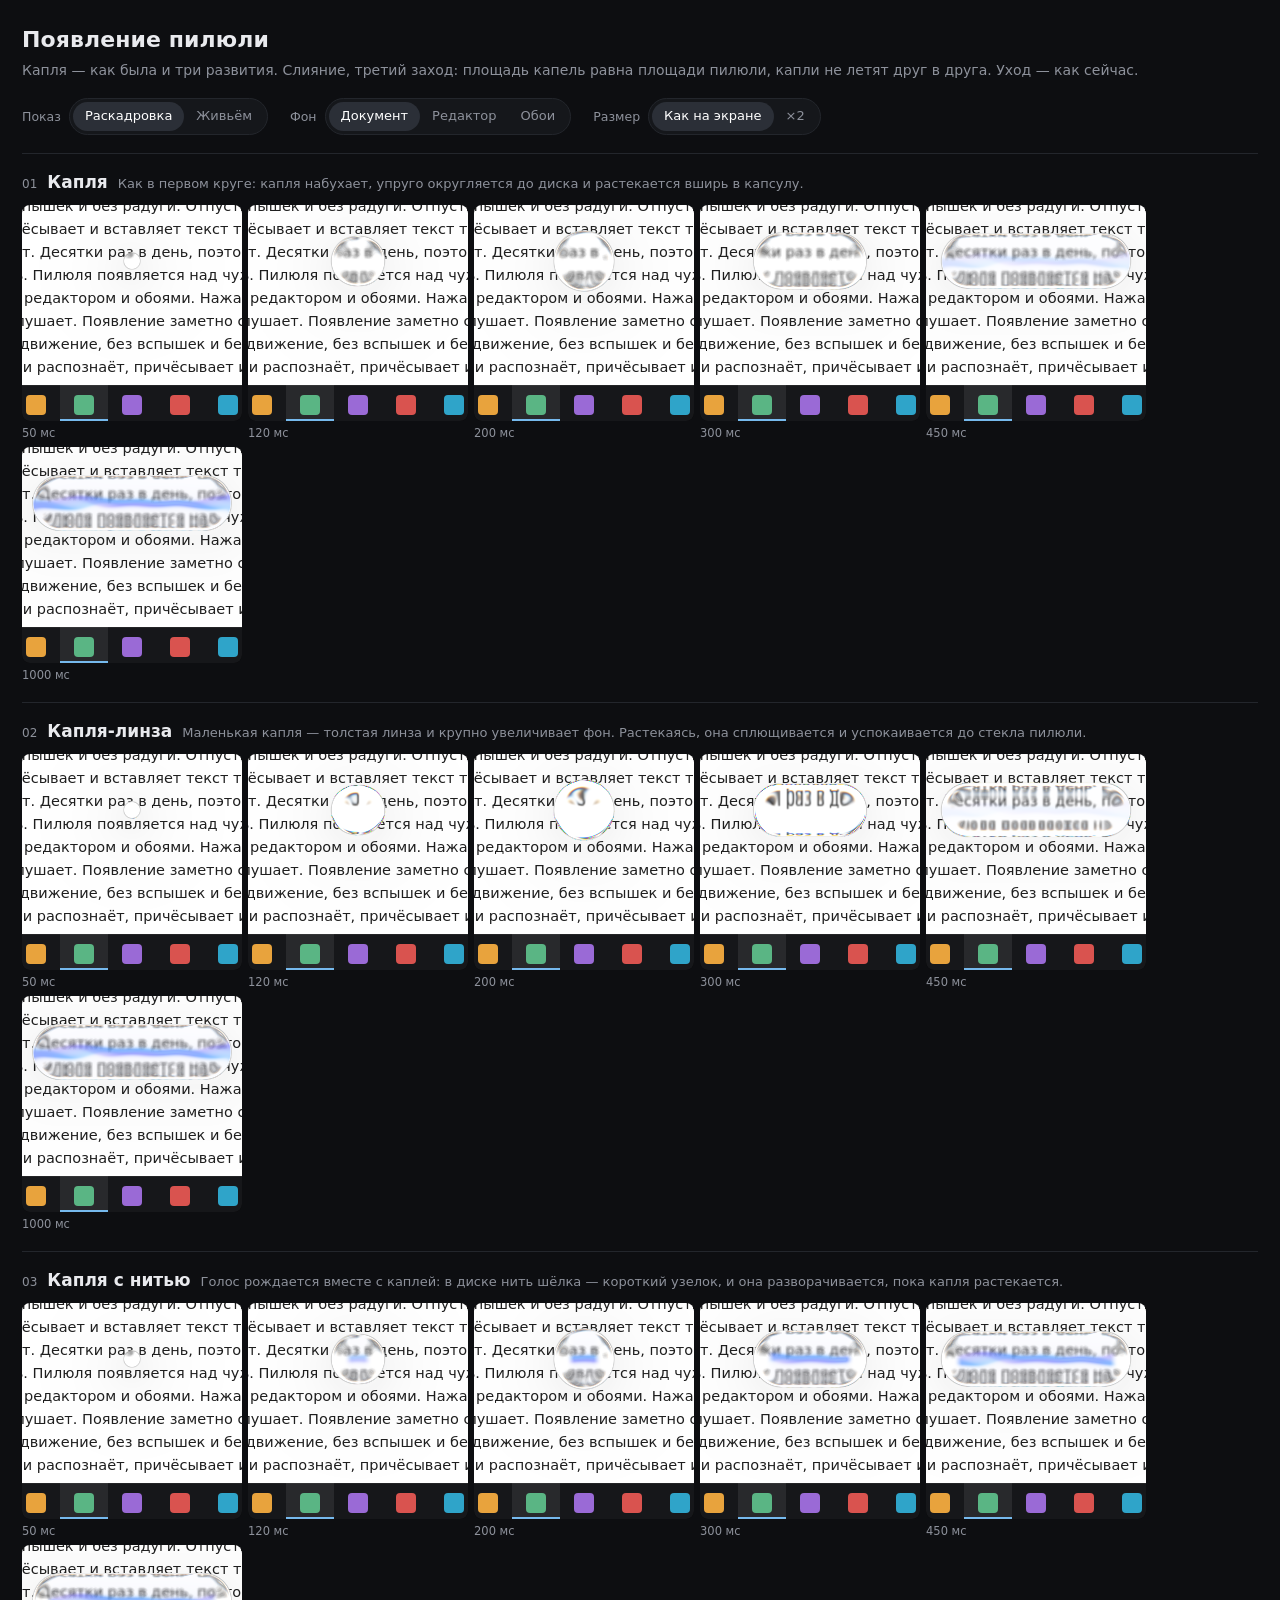
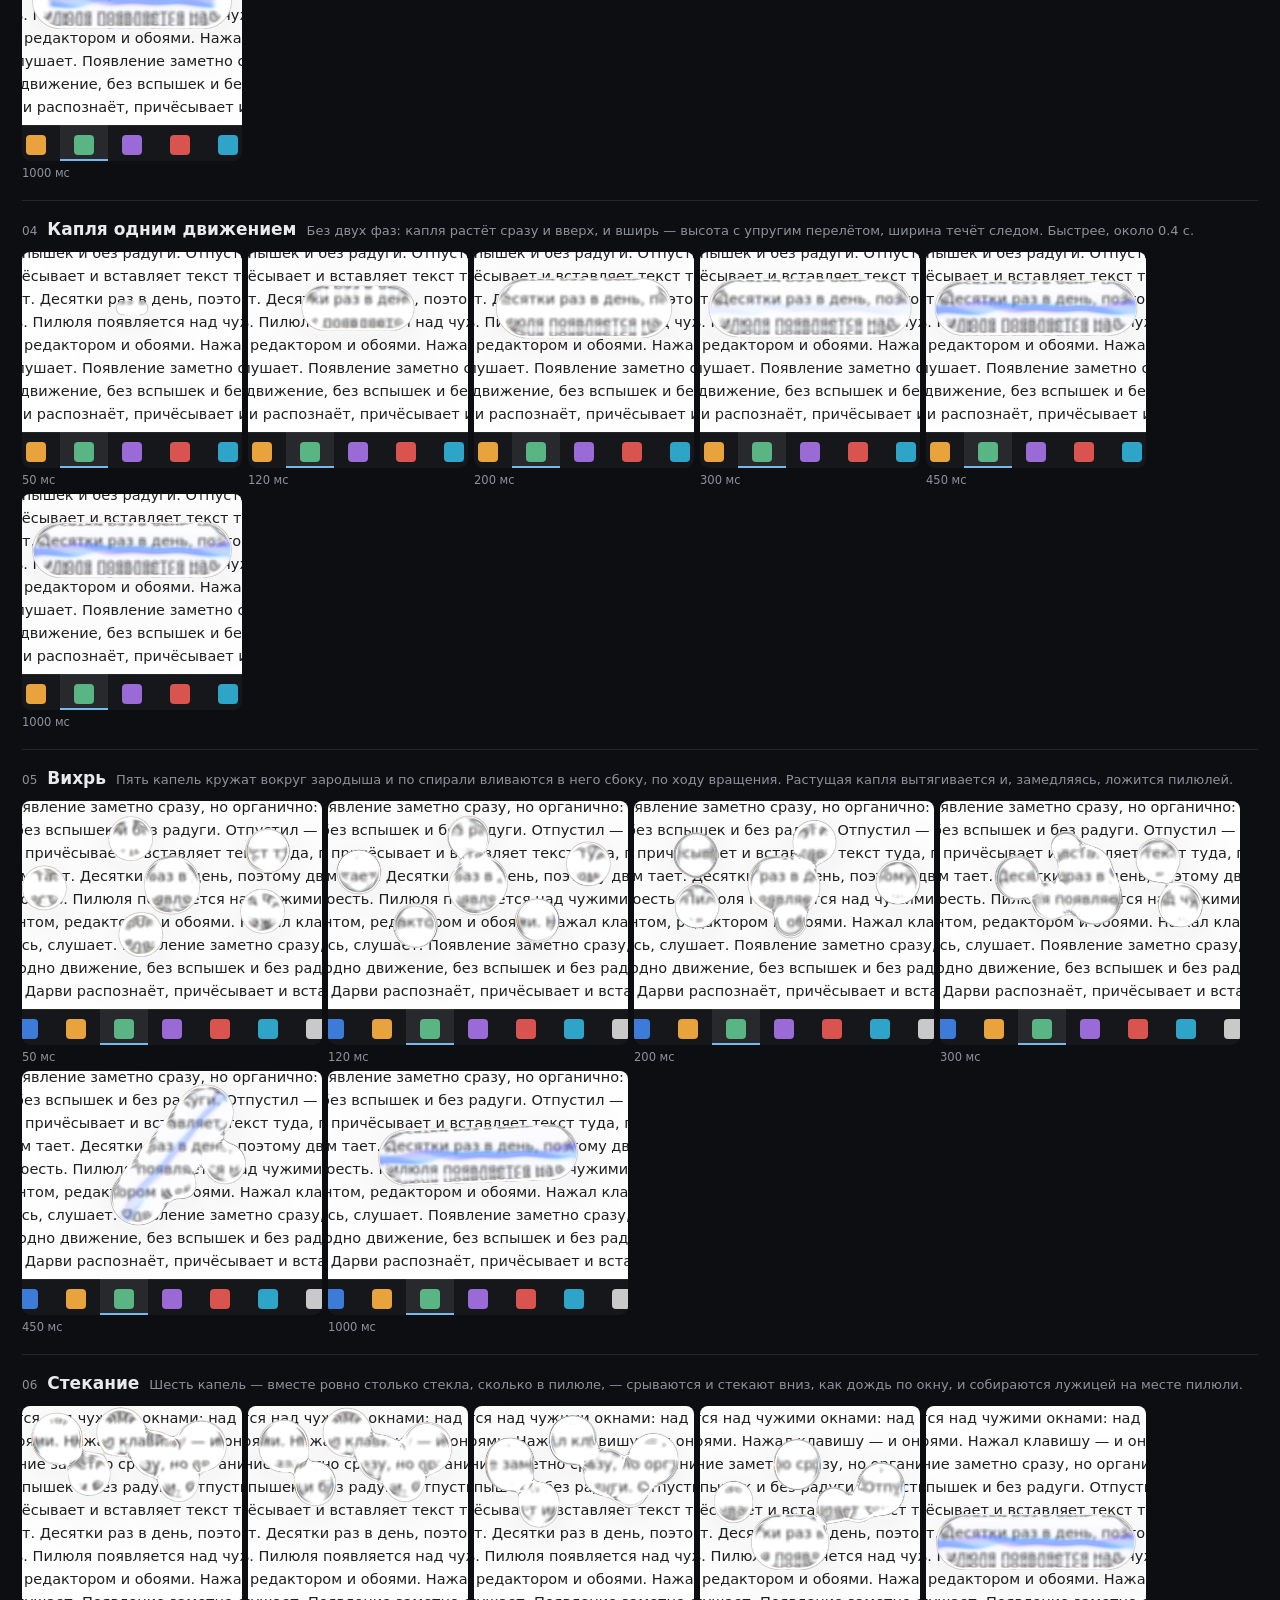
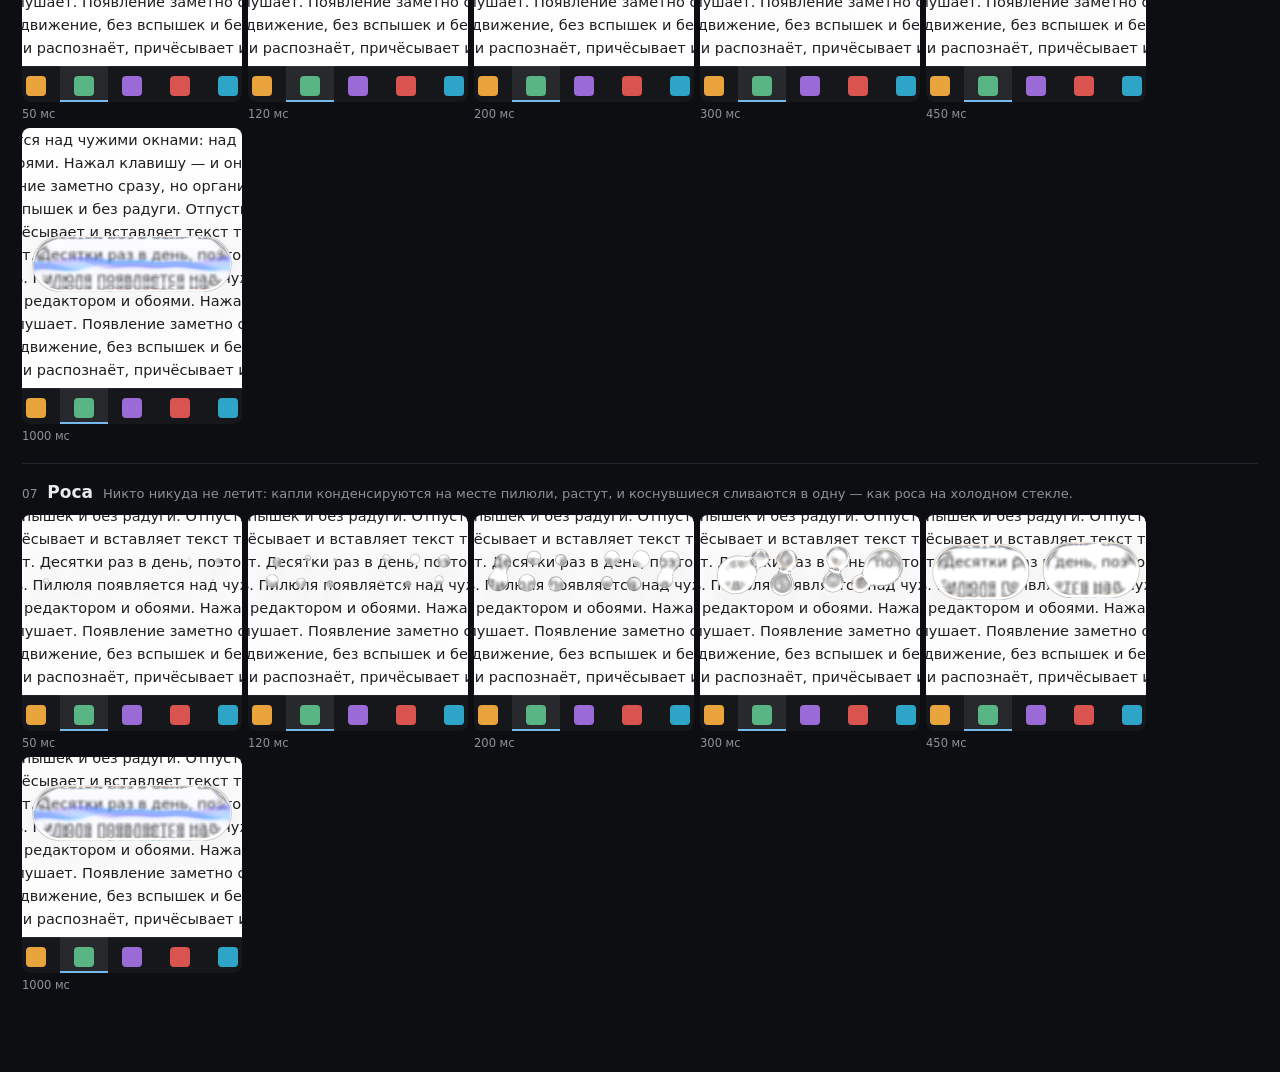
<file: design/glass/birth/index.html>
<!doctype html>
<html lang="ru">
<head>
<meta charset="utf-8">
<meta name="viewport" content="width=device-width, initial-scale=1">
<title>Появление пилюли</title>
<style>
  :root {
    --bg: #0d0e11;
    --panel: #15171b;
    --line: #23262c;
    --text: #e9eaee;
    --muted: #8d919b;
    --accent: #ffffff;
  }
  * { box-sizing: border-box; }
  html, body { margin: 0; background: var(--bg); color: var(--text); }
  body { font: 14px/1.45 "Segoe UI Variable Text", "Segoe UI", system-ui, -apple-system, sans-serif; padding: 24px 22px 60px; }
  header { display: flex; flex-wrap: wrap; align-items: flex-end; justify-content: space-between; gap: 18px 32px; margin-bottom: 18px; }
  h1 { margin: 0; font-size: 22px; font-weight: 600; letter-spacing: 0.1px; }
  header p { margin: 4px 0 0; color: var(--muted); }
  .controls { display: flex; flex-wrap: wrap; gap: 10px 22px; }
  .seg { display: inline-flex; align-items: center; gap: 8px; color: var(--muted); }
  .seg > span { font-size: 12.5px; }
  .seg .opts { display: inline-flex; background: var(--panel); border: 1px solid var(--line); border-radius: 999px; padding: 3px; }
  .seg button {
    all: unset; cursor: pointer; padding: 5px 12px; border-radius: 999px; color: var(--muted); font-size: 13px;
    transition: background 0.15s ease, color 0.15s ease;
  }
  .seg button:hover { color: var(--text); }
  .seg button[aria-pressed="true"] { background: #2b2f37; color: var(--accent); }
  /* Класс задаёт inline-flex и перебивает атрибут hidden — возвращаем ему силу. */
  .seg[hidden] { display: none; }
  .row { padding: 16px 0 18px; border-top: 1px solid var(--line); }
  .meta { display: flex; align-items: baseline; gap: 10px; margin-bottom: 10px; flex-wrap: wrap; }
  .meta .num { color: var(--muted); font-size: 12px; font-variant-numeric: tabular-nums; }
  .meta h2 { margin: 0; font-size: 17px; font-weight: 600; }
  .meta p { margin: 0; color: var(--muted); font-size: 13px; }
  .frames { display: flex; flex-wrap: wrap; gap: 6px; }
  .frame { display: flex; flex-direction: column; gap: 4px; }
  .frame span { color: var(--muted); font-size: 11.5px; font-variant-numeric: tabular-nums; }
  .frame canvas, .live canvas { display: block; border-radius: 8px; background: #000; }
  .live { display: none; }
  body.is-live .live { display: block; }
  body.is-live .frames { display: none; }
  .error { color: #ff8a80; white-space: pre-wrap; font: 12px/1.4 Consolas, monospace; }
</style>
</head>
<body>
<header>
  <div>
    <h1>Появление пилюли</h1>
    <p>Капля — как была и три развития. Слияние, третий заход: площадь капель равна площади пилюли, капли не летят друг в друга. Уход — как сейчас.</p>
  </div>
  <div class="controls">
    <div class="seg" data-key="mode"><span>Показ</span><div class="opts">
      <button data-value="film">Раскадровка</button><button data-value="live">Живьём</button>
    </div></div>
    <div class="seg" data-key="speed"><span>Скорость</span><div class="opts">
      <button data-value="1">Как есть</button><button data-value="0.25">×¼</button>
    </div></div>
    <div class="seg" data-key="scene"><span>Фон</span><div class="opts">
      <button data-value="doc">Документ</button><button data-value="code">Редактор</button><button data-value="photo">Обои</button>
    </div></div>
    <div class="seg" data-key="zoom"><span>Размер</span><div class="opts">
      <button data-value="1">Как на экране</button><button data-value="2">×2</button>
    </div></div>
  </div>
</header>
<main id="rows"></main>
<script src="birth.js"></script>
</body>
</html>
</file>
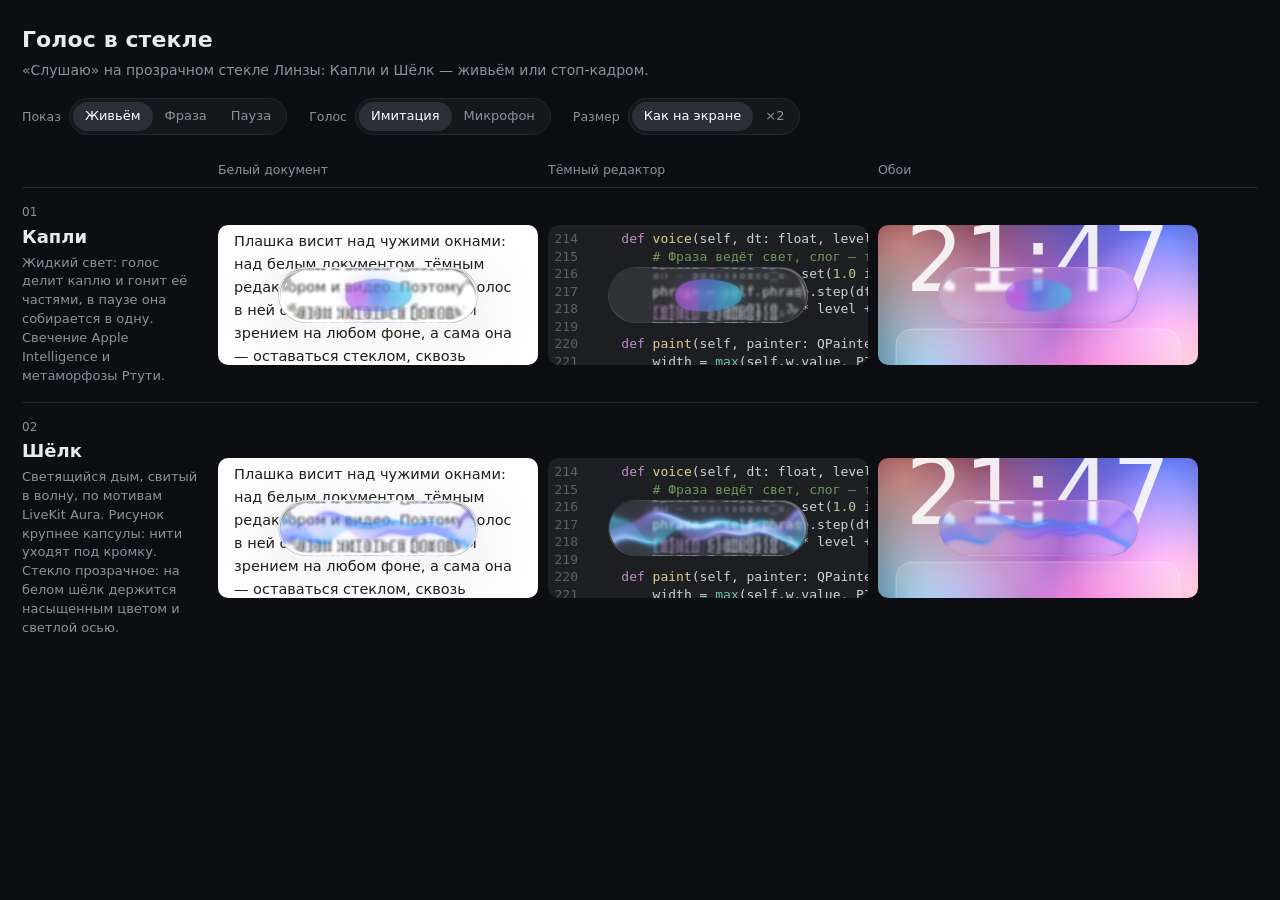
<file: design/glass/voice/index.html>
<!doctype html>
<html lang="ru">
<head>
<meta charset="utf-8">
<meta name="viewport" content="width=device-width, initial-scale=1">
<title>Голос в стекле</title>
<style>
  :root {
    --bg: #0d0e11;
    --panel: #15171b;
    --line: #23262c;
    --text: #e9eaee;
    --muted: #8d919b;
    --accent: #ffffff;
  }
  * { box-sizing: border-box; }
  html, body { margin: 0; background: var(--bg); color: var(--text); }
  body { font: 14px/1.45 "Segoe UI Variable Text", "Segoe UI", system-ui, -apple-system, sans-serif; padding: 24px 22px 60px; }
  header { display: flex; flex-wrap: wrap; align-items: flex-end; justify-content: space-between; gap: 18px 32px; margin-bottom: 26px; }
  h1 { margin: 0; font-size: 22px; font-weight: 600; letter-spacing: 0.1px; }
  header p { margin: 4px 0 0; color: var(--muted); }
  .controls { display: flex; flex-wrap: wrap; gap: 10px 22px; }
  .seg { display: inline-flex; align-items: center; gap: 8px; color: var(--muted); }
  .seg > span { font-size: 12.5px; }
  .seg .opts { display: inline-flex; background: var(--panel); border: 1px solid var(--line); border-radius: 999px; padding: 3px; }
  .seg button {
    all: unset; cursor: pointer; padding: 5px 12px; border-radius: 999px; color: var(--muted); font-size: 13px;
    transition: background 0.15s ease, color 0.15s ease;
  }
  .seg button:hover { color: var(--text); }
  .seg button[aria-pressed="true"] { background: #2b2f37; color: var(--accent); }
  /* Класс задаёт inline-flex и перебивает атрибут hidden — возвращаем ему силу. */
  .seg[hidden] { display: none; }
  .note { align-self: center; color: #ff8a80; font-size: 12.5px; }
  .note:empty { display: none; }
  .heads, .row { display: grid; grid-template-columns: 178px 1fr; gap: 0 18px; }
  .heads { color: var(--muted); font-size: 12.5px; margin-bottom: 8px; }
  .heads .cols, .row .tiles { display: flex; flex-wrap: wrap; gap: 10px; }
  .heads .cols span { display: block; }
  .row { padding: 16px 0; border-top: 1px solid var(--line); align-items: center; }
  .meta .num { color: var(--muted); font-size: 12px; font-variant-numeric: tabular-nums; }
  .meta h2 { margin: 2px 0 4px; font-size: 18px; font-weight: 600; }
  .meta p { margin: 0; color: var(--muted); font-size: 13px; }
  .tile { display: block; border-radius: 10px; overflow: hidden; background: #000; }
  .tile canvas { display: block; }
  /* Только плитки, без подписей: для разглядывания снимками. */
  body.bare { padding: 0; }
  body.bare header, body.bare .heads, body.bare .meta { display: none; }
  body.bare .row { display: block; padding: 0; border: 0; }
  body.bare .tiles { gap: 4px; flex-direction: column; }
  body.bare .tile { border-radius: 0; }
  .error { color: #ff8a80; white-space: pre-wrap; font: 12px/1.4 Consolas, monospace; }
</style>
</head>
<body>
<header>
  <div>
    <h1>Голос в стекле</h1>
    <p>«Слушаю» на прозрачном стекле Линзы: Капли и Шёлк — живьём или стоп-кадром.</p>
  </div>
  <div class="controls">
    <div class="seg" data-key="moment"><span>Показ</span><div class="opts">
      <button data-value="live">Живьём</button><button data-value="phrase">Фраза</button><button data-value="pause">Пауза</button>
    </div></div>
    <div class="seg" data-key="source"><span>Голос</span><div class="opts">
      <button data-value="sim">Имитация</button><button data-value="mic">Микрофон</button>
    </div></div>
    <div class="seg" data-key="zoom"><span>Размер</span><div class="opts">
      <button data-value="1">Как на экране</button><button data-value="2">×2</button>
    </div></div>
    <span class="note" id="mic-note"></span>
  </div>
</header>
<div class="heads"><div></div><div class="cols" id="heads"></div></div>
<main id="rows"></main>
<script src="sketches.js"></script>
</body>
</html>
</file>
